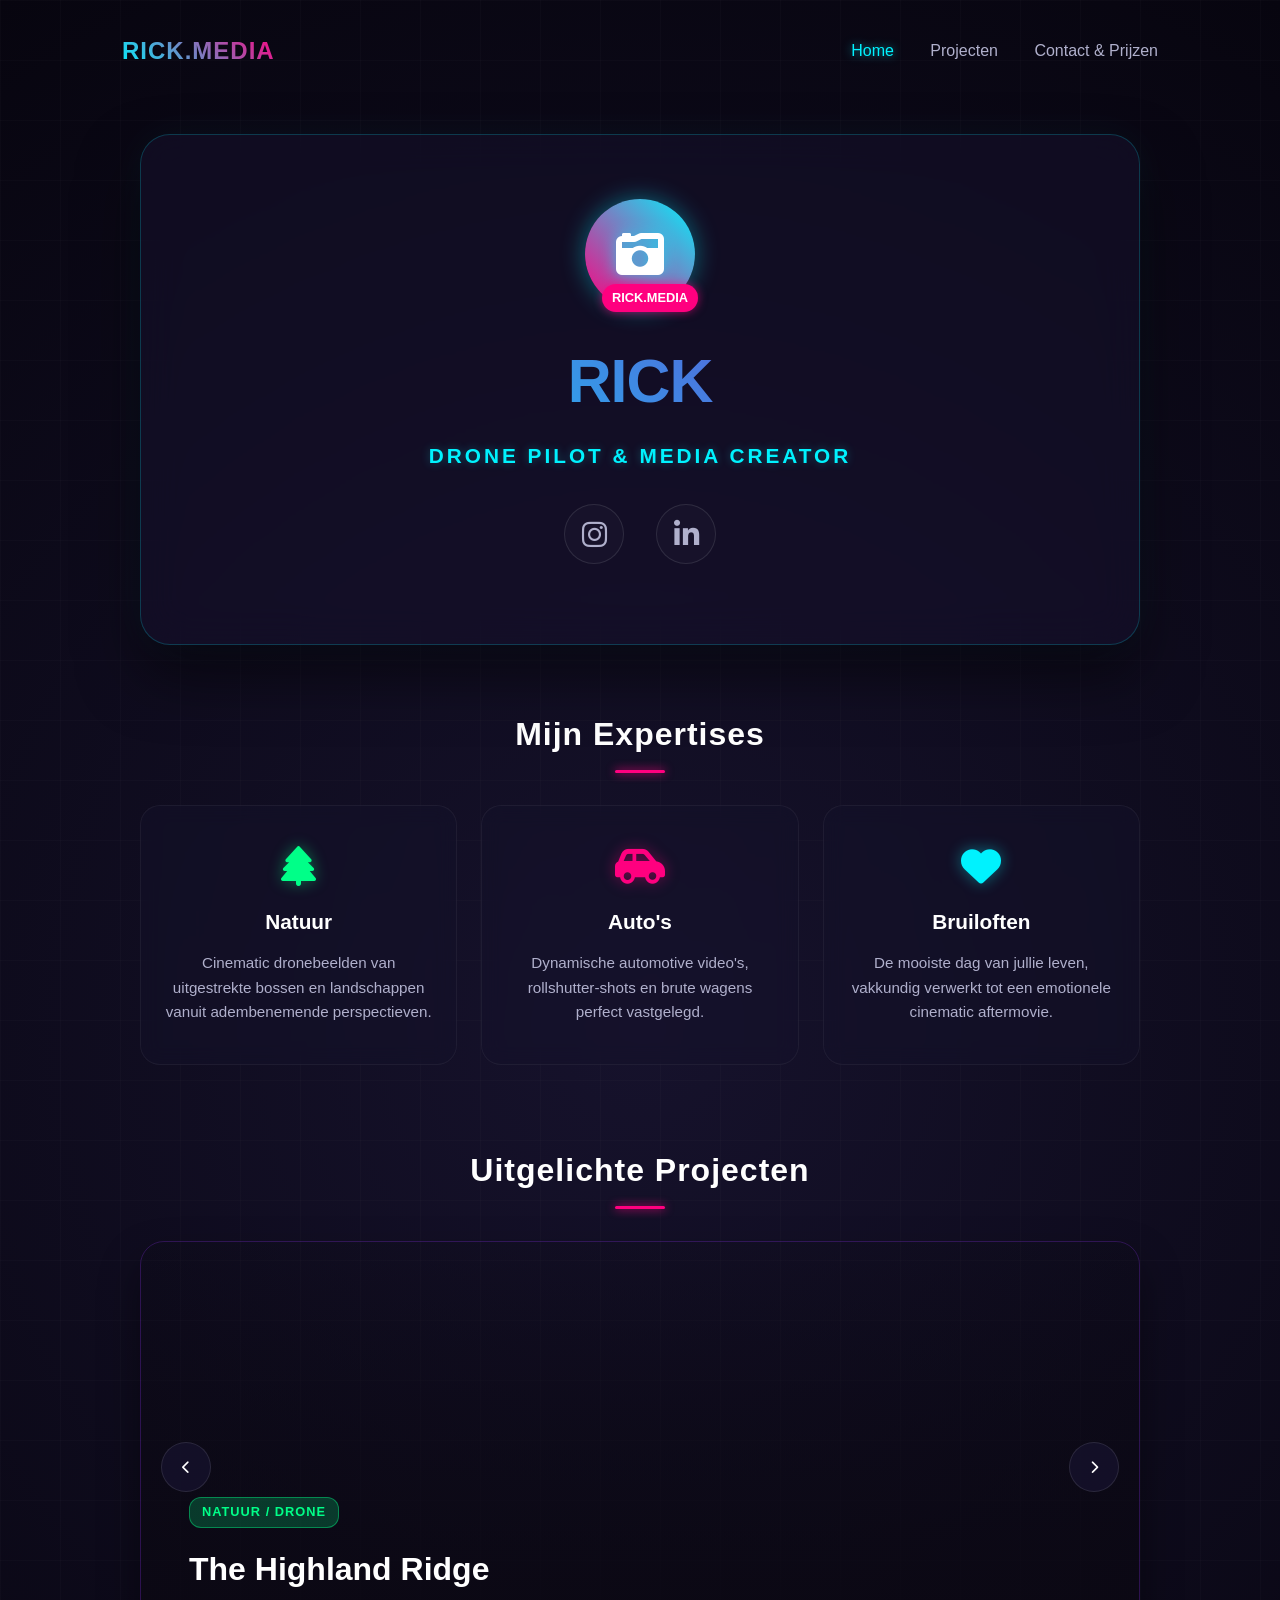
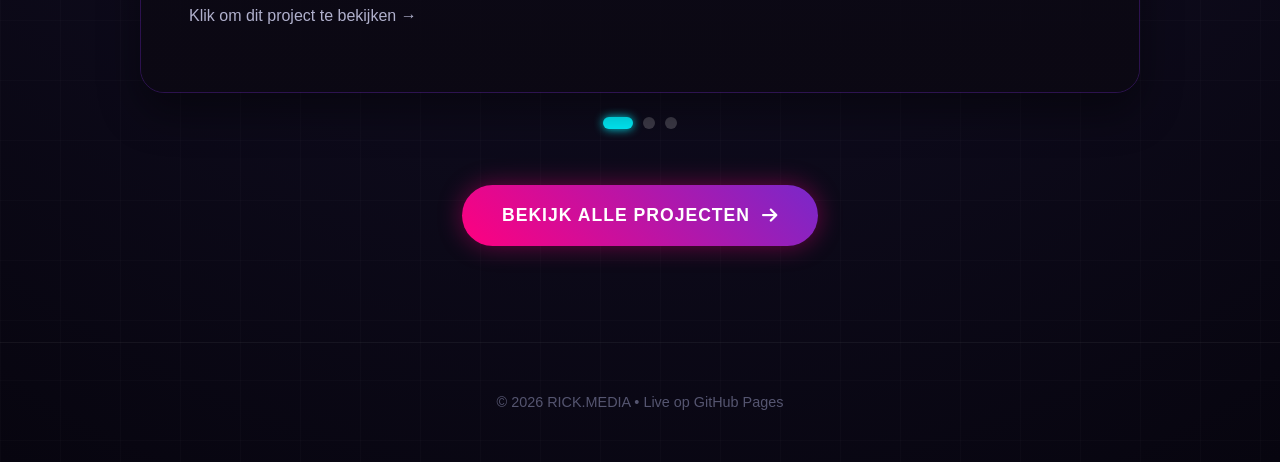
<file: index.html>
<!DOCTYPE html>
<html lang="nl">
<head>
    <meta charset="UTF-8">
    <meta name="viewport" content="width=device-width, initial-scale=1.0">
    <title>Rick | Drone & Media Creator</title>
    <link rel="stylesheet" href="https://cdnjs.cloudflare.com/ajax/libs/font-awesome/6.4.0/css/all.min.css">
    <link rel="stylesheet" href="style.css">
</head>
<body>

    <header>
        <div class="logo">RICK.MEDIA</div>
        <nav>
            <a href="index.html" class="active">Home</a>
            <a href="projects.html">Projecten</a>
            <a href="contact.html">Contact & Prijzen</a>
        </nav>
    </header>

    <div class="container">
        <section class="hero-section">
            <div class="profile-wrapper">
                <i class="fa-solid fa-camera-retro drone-static"></i>
                <div class="age-badge">RICK.MEDIA</div>
            </div>
            <h1>RICK</h1>
            <div class="subtitle">Drone Pilot & Media Creator</div>
            
            <div class="social-links">
                <a href="https://instagram.com" target="_blank" class="social-icon instagram" title="Instagram">
                    <i class="fa-brands fa-instagram"></i>
                </a>
                <a href="https://linkedin.com" target="_blank" class="social-icon linkedin" title="LinkedIn">
                    <i class="fa-brands fa-linkedin-in"></i>
                </a>
            </div>
        </section>

        <h2 class="section-title">Mijn Expertises</h2>
        <section class="skills-grid">
            <div class="skill-card nature">
                <i class="fa-solid fa-tree"></i>
                <h3>Natuur</h3>
                <p>Cinematic dronebeelden van uitgestrekte bossen en landschappen vanuit adembenemende perspectieven.</p>
            </div>
            <div class="skill-card cars">
                <i class="fa-solid fa-car-side"></i>
                <h3>Auto's</h3>
                <p>Dynamische automotive video's, rollshutter-shots en brute wagens perfect vastgelegd.</p>
            </div>
            <div class="skill-card weddings">
                <i class="fa-solid fa-heart"></i>
                <h3>Bruiloften</h3>
                <p>De mooiste dag van jullie leven, vakkundig verwerkt tot een emotionele cinematic aftermovie.</p>
            </div>
        </section>

        <h2 class="section-title">Uitgelichte Projecten</h2>
        <div style="text-align: center; margin-top: 2rem;">
            <div class="carousel-container">
                <button class="carousel-btn btn-prev" onclick="moveSlide(-1)"><i class="fa-solid fa-chevron-left"></i></button>
                <button class="carousel-btn btn-next" onclick="moveSlide(1)"><i class="fa-solid fa-chevron-right"></i></button>
                
                <div class="carousel-track" id="track">
                    <div class="carousel-slide slide-1" onclick="window.location.href='project-porsche.html'" style="cursor:pointer;">
                        <div class="slide-content">
                            <span class="slide-tag tag-nature">Natuur / Drone</span>
                            <h3>The Highland Ridge</h3>
                            <p>Klik om dit project te bekijken &rarr;</p>
                        </div>
                    </div>
                    <div class="carousel-slide slide-2" onclick="window.location.href='project-porsche.html'" style="cursor:pointer;">
                        <div class="slide-content">
                            <span class="slide-tag tag-cars">Automotive</span>
                            <h3>Neon Midnight Drift</h3>
                            <p>Klik om dit project te bekijken &rarr;</p>
                        </div>
                    </div>
                    <div class="carousel-slide slide-3" onclick="window.location.href='project-porsche.html'" style="cursor:pointer;">
                        <div class="slide-content">
                            <span class="slide-tag tag-weddings">Bruiloft</span>
                            <h3>Zomer op het Landgoed</h3>
                            <p>Klik om dit project te bekijken &rarr;</p>
                        </div>
                    </div>
                </div>
            </div>

            <div class="carousel-nav">
                <div class="carousel-indicator active" onclick="setSlide(0)"></div>
                <div class="carousel-indicator" onclick="setSlide(1)"></div>
                <div class="carousel-indicator" onclick="setSlide(2)"></div>
            </div>

            <div style="margin-top: 3.5rem;">
                <a href="projects.html" class="view-all-btn">Bekijk Alle Projecten <i class="fa-solid fa-arrow-right"></i></a>
            </div>
        </div>
    </div>

    <footer>
        <p>&copy; 2026 RICK.MEDIA &bull; Live op GitHub Pages</p>
    </footer>

    <script>
        let currentIndex = 0;
        const slides = document.querySelectorAll('.carousel-slide');
        const track = document.getElementById('track');
        const indicators = document.querySelectorAll('.carousel-indicator');

        function updateCarousel() {
            track.style.transform = `translateX(-${currentIndex * 100}%)`;
            indicators.forEach((ind, idx) => {
                if(idx === currentIndex) ind.classList.add('active');
                else ind.classList.remove('active');
            });
        }

        function moveSlide(direction) {
            currentIndex += direction;
            if (currentIndex < 0) currentIndex = slides.length - 1;
            if (currentIndex >= slides.length) currentIndex = 0;
            updateCarousel();
        }

        function setSlide(index) {
            currentIndex = index;
            updateCarousel();
        }
        setInterval(() => { moveSlide(1); }, 6000);
    </script>
</body>
</html>
</file>
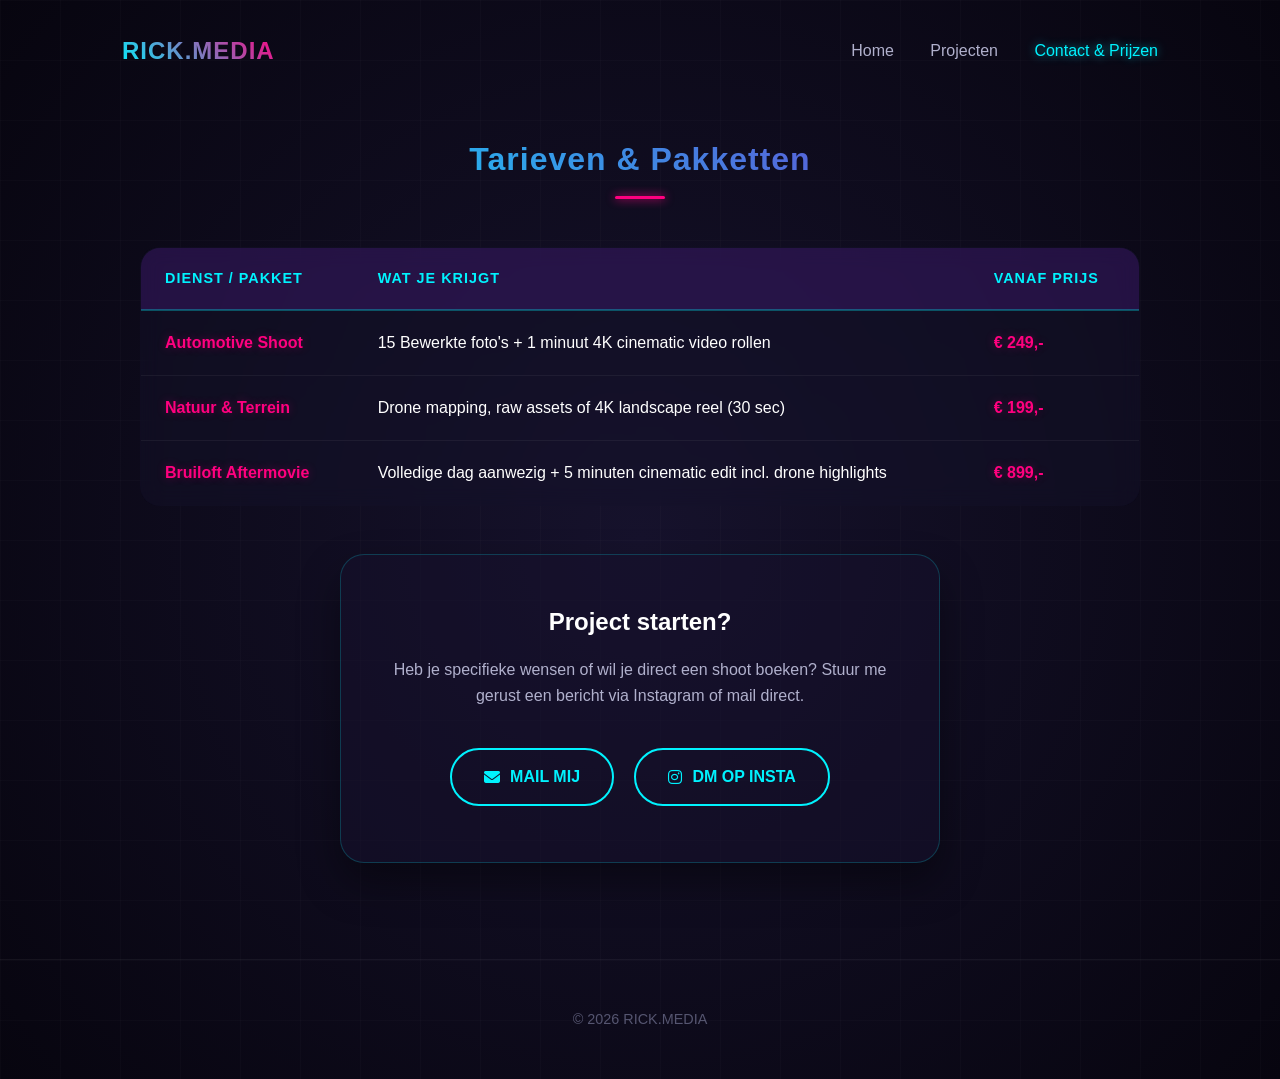
<file: contact.html>
<!DOCTYPE html>
<html lang="nl">
<head>
    <meta charset="UTF-8">
    <meta name="viewport" content="width=device-width, initial-scale=1.0">
    <title>Contact & Prijzen | Rick Media</title>
    <link rel="stylesheet" href="https://cdnjs.cloudflare.com/ajax/libs/font-awesome/6.4.0/css/all.min.css">
    <link rel="stylesheet" href="style.css">
</head>
<body>

    <header>
        <div class="logo">RICK.MEDIA</div>
        <nav>
            <a href="index.html">Home</a>
            <a href="projects.html">Projecten</a>
            <a href="contact.html" class="active">Contact & Prijzen</a>
        </nav>
    </header>

    <div class="container">
        <h1 class="section-title">Tarieven & Pakketten</h1>
        
        <table class="pricing-table">
            <thead>
                <tr>
                    <th>Dienst / Pakket</th>
                    <th>Wat je krijgt</th>
                    <th>Vanaf Prijs</th>
                </tr>
            </thead>
            <tbody>
                <tr>
                    <td><strong>Automotive Shoot</strong></td>
                    <td>15 Bewerkte foto's + 1 minuut 4K cinematic video rollen</td>
                    <td><strong>€ 249,-</strong></td>
                </tr>
                <tr>
                    <td><strong>Natuur & Terrein</strong></td>
                    <td>Drone mapping, raw assets of 4K landscape reel (30 sec)</td>
                    <td><strong>€ 199,-</strong></td>
                </tr>
                <tr>
                    <td><strong>Bruiloft Aftermovie</strong></td>
                    <td>Volledige dag aanwezig + 5 minuten cinematic edit incl. drone highlights</td>
                    <td><strong>€ 899,-</strong></td>
                </tr>
            </tbody>
        </table>

        <div class="contact-box">
            <h2 style="margin-bottom: 1rem;">Project starten?</h2>
            <p style="color: #b0b0cc; margin-bottom: 2rem;">Heb je specifieke wensen of wil je direct een shoot boeken? Stuur me gerust een bericht via Instagram of mail direct.</p>
            
            <a href="mailto:jouwemail@gmail.com" class="contact-btn"><i class="fa-solid fa-envelope"></i> Mail mij</a>
            <a href="https://instagram.com" target="_blank" class="contact-btn"><i class="fa-brands fa-instagram"></i> DM op Insta</a>
        </div>
    </div>

    <footer>
        <p>&copy; 2026 RICK.MEDIA</p>
    </footer>

</body>
</html>
</file>
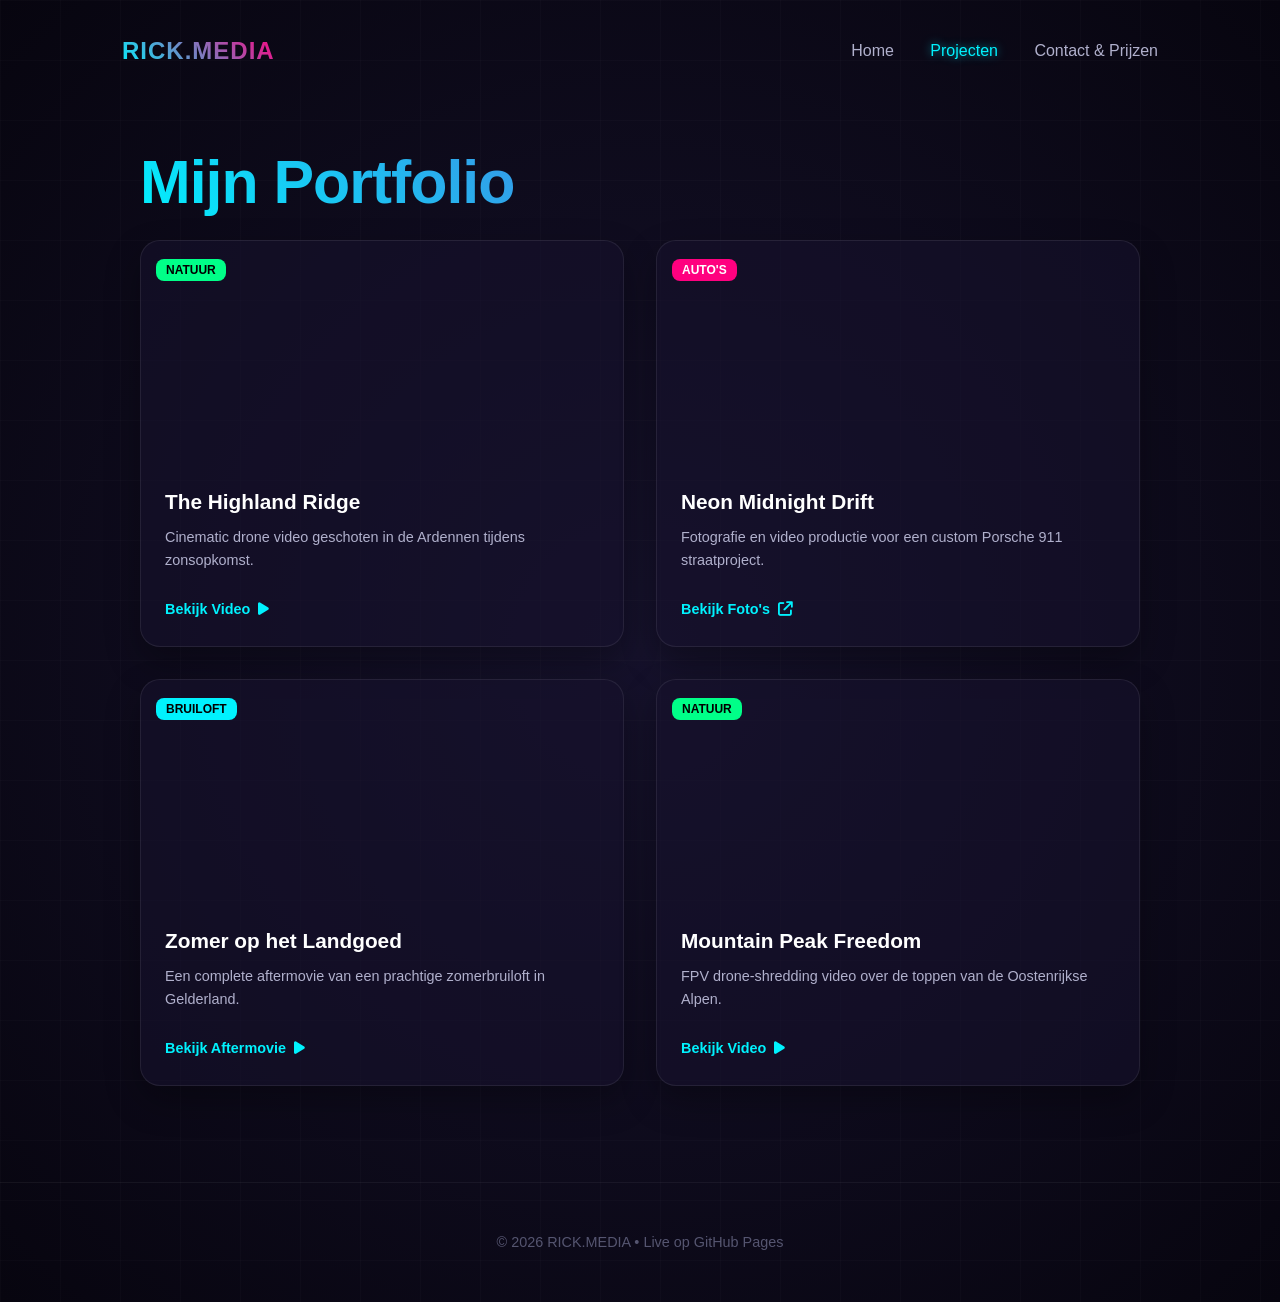
<file: projects.html>
<!DOCTYPE html>
<html lang="nl">
<head>
    <meta charset="UTF-8">
    <meta name="viewport" content="width=device-width, initial-scale=1.0">
    <title>Projecten | Rick Media</title>
    <link rel="stylesheet" href="https://cdnjs.cloudflare.com/ajax/libs/font-awesome/6.4.0/css/all.min.css">
    <link rel="stylesheet" href="style.css">
</head>
    <script>
    // Laad de navigatie in
    fetch('nav.html')
        .then(response => response.text())
        .then(data => {
            document.getElementById('main-header').innerHTML = data;
            // Maak de huidige pagina actief
            document.getElementById('nav-projects').classList.add('active');
        });

    // Laad de footer in
    fetch('footer.html')
        .then(response => response.text())
        .then(data => {
            document.getElementById('main-footer').innerHTML = data;
        });
</script>
<body>

    <header id="main-header"></header>

    <div class="container">
        <h1>Mijn Portfolio</h1>

        <div class="projects-grid">
            <div class="project-card">
                <div class="project-thumb p-1">
                    <div class="project-tags"><span class="p-tag n-tag">Natuur</span></div>
                </div>
                <div class="project-info">
                    <h3>The Highland Ridge</h3>
                    <p>Cinematic drone video geschoten in de Ardennen tijdens zonsopkomst.</p>
                    <a href="#" class="project-link">Bekijk Video <i class="fa-solid fa-play"></i></a>
                </div>
            </div>

            <div class="project-card">
                <div class="project-thumb p-2">
                    <div class="project-tags"><span class="p-tag c-tag">Auto's</span></div>
                </div>
                <div class="project-info">
                    <h3>Neon Midnight Drift</h3>
                    <p>Fotografie en video productie voor een custom Porsche 911 straatproject.</p>
                    <a href="#" class="project-link">Bekijk Foto's <i class="fa-solid fa-arrow-up-right-from-square"></i></a>
                </div>
            </div>

            <div class="project-card">
                <div class="project-thumb p-3">
                    <div class="project-tags"><span class="p-tag w-tag">Bruiloft</span></div>
                </div>
                <div class="project-info">
                    <h3>Zomer op het Landgoed</h3>
                    <p>Een complete aftermovie van een prachtige zomerbruiloft in Gelderland.</p>
                    <a href="#" class="project-link">Bekijk Aftermovie <i class="fa-solid fa-play"></i></a>
                </div>
            </div>

            <div class="project-card">
                <div class="project-thumb p-4">
                    <div class="project-tags"><span class="p-tag n-tag">Natuur</span></div>
                </div>
                <div class="project-info">
                    <h3>Mountain Peak Freedom</h3>
                    <p>FPV drone-shredding video over de toppen van de Oostenrijkse Alpen.</p>
                    <a href="#" class="project-link">Bekijk Video <i class="fa-solid fa-play"></i></a>
                </div>
            </div>
        </div>
    </div>

    <footer id="main-footer"></footer>

</body>
</html>
</file>
<file: style.css>
/* Reset & Basis Stijlen */
* {
    margin: 0;
    padding: 0;
    box-sizing: border-box;
    font-family: 'Segoe UI', Roboto, sans-serif;
    scroll-behavior: smooth;
}

body {
    background: radial-gradient(circle at center, #16122c 0%, #07050f 100%);
    color: #ffffff;
    min-height: 100vh;
    line-height: 1.6;
    position: relative;
    overflow-x: hidden;
}

/* Achtergrond grid */
body::before {
    content: '';
    position: absolute;
    top: 0; left: 0; width: 100%; height: 100%;
    background-image: linear-gradient(rgba(255, 255, 255, 0.015) 1px, transparent 1px),
                      linear-gradient(90deg, rgba(255, 255, 255, 0.015) 1px, transparent 1px);
    background-size: 60px 60px;
    z-index: 1;
    pointer-events: none;
}

/* Navigatiebalk */
header {
    width: 100%;
    max-width: 1100px;
    margin: 0 auto;
    padding: 2rem;
    display: flex;
    justify-content: space-between;
    align-items: center;
    position: relative;
    z-index: 10;
}

.logo {
    font-size: 1.5rem;
    font-weight: 800;
    letter-spacing: 1px;
    background: linear-gradient(45deg, #00f2fe, #ff007f);
    -webkit-background-clip: text;
    -webkit-text-fill-color: transparent;
}

nav a {
    color: #b0b0cc;
    text-decoration: none;
    margin-left: 2rem;
    font-weight: 500;
    transition: all 0.3s ease;
}

nav a:hover, nav a.active {
    color: #00f2fe;
    text-shadow: 0 0 10px rgba(0, 242, 254, 0.6);
}

.container {
    max-width: 1000px;
    width: 90%;
    margin: 2rem auto 6rem auto;
    position: relative;
    z-index: 2;
}

/* Hero Section */
.hero-section {
    background: rgba(22, 18, 44, 0.55);
    backdrop-filter: blur(20px);
    -webkit-backdrop-filter: blur(20px);
    border: 1px solid rgba(0, 242, 254, 0.2);
    border-radius: 30px;
    padding: 4rem 3rem;
    text-align: center;
    box-shadow: 0 30px 60px rgba(0, 0, 0, 0.5), 0 0 40px rgba(0, 242, 254, 0.05);
    margin-bottom: 4rem;
}

/* Custom Drone Icoon Styling */
.profile-wrapper {
    width: 110px;
    height: 110px;
    margin: 0 auto 1.5rem;
    background: linear-gradient(45deg, #ff007f, #00f2fe);
    border-radius: 50%;
    display: flex;
    justify-content: center;
    align-items: center;
    box-shadow: 0 0 25px rgba(0, 242, 254, 0.4);
    position: relative;
}

.drone-icon {
    position: relative;
    width: 50px;
    height: 50px;
    display: flex;
    justify-content: center;
    align-items: center;
    color: #fff;
}

.drone-body {
    font-size: 1.8rem;
    z-index: 2;
}

.drone-prop {
    position: absolute;
    font-size: 1rem;
    animation: spin 0.8s linear infinite;
    opacity: 0.8;
}

.prop-tl { top: -2px; left: -2px; }
.prop-tr { top: -2px; right: -2px; }
.prop-bl { bottom: -2px; left: -2px; }
.prop-br { bottom: -2px; right: -2px; }

@keyframes spin {
    100% { transform: rotate(360deg); }
}

.age-badge {
    position: absolute;
    bottom: -3px;
    right: -3px;
    background: #ff007f;
    padding: 4px 10px;
    border-radius: 20px;
    font-size: 0.8rem;
    font-weight: 700;
    box-shadow: 0 0 10px rgba(255, 0, 127, 0.6);
    z-index: 5;
}

h1 {
    font-size: 3.8rem;
    font-weight: 900;
    margin-bottom: 0.5rem;
    letter-spacing: -1px;
    background: linear-gradient(45deg, #00f2fe, #7928ca, #ff007f);
    background-size: 200% auto;
    -webkit-background-clip: text;
    -webkit-text-fill-color: transparent;
    animation: shine 6s linear infinite;
}

.subtitle {
    font-size: 1.3rem;
    color: #00f2fe;
    font-weight: 600;
    text-transform: uppercase;
    letter-spacing: 3px;
    margin-bottom: 2rem;
    text-shadow: 0 0 10px rgba(0, 242, 254, 0.3);
}

/* Socials */
.social-links {
    display: flex;
    justify-content: center;
    gap: 2rem;
    margin-bottom: 1rem;
}

.social-icon {
    font-size: 1.8rem;
    color: #b0b0cc;
    text-decoration: none;
    transition: all 0.3s ease;
    width: 60px;
    height: 60px;
    border: 1px solid rgba(255, 255, 255, 0.1);
    border-radius: 50%;
    display: flex;
    justify-content: center;
    align-items: center;
    background: rgba(255, 255, 255, 0.02);
}

.social-icon:hover {
    color: #ffffff;
    transform: translateY(-5px);
}

.social-icon.instagram:hover { 
    border-color: #ff007f; 
    box-shadow: 0 0 20px rgba(255, 0, 127, 0.6); 
    color: #ff007f; 
}

.social-icon.linkedin:hover { 
    border-color: #0077b5; 
    box-shadow: 0 0 20px rgba(0, 119, 181, 0.6); 
    color: #0077b5; 
}

.section-title {
    font-size: 2rem;
    margin-bottom: 2rem;
    text-align: center;
    font-weight: 800;
    letter-spacing: 1px;
}

.section-title::after {
    content: '';
    display: block;
    width: 50px;
    height: 3px;
    background: #ff007f;
    margin: 10px auto 0 auto;
    box-shadow: 0 0 10px #ff007f;
    border-radius: 2px;
}

/* Grid */
.skills-grid {
    display: grid;
    grid-template-columns: repeat(3, 1fr);
    gap: 1.5rem;
    margin-bottom: 5rem;
}

.skill-card {
    background: rgba(22, 18, 44, 0.45);
    border: 1px solid rgba(255, 255, 255, 0.05);
    backdrop-filter: blur(10px);
    border-radius: 20px;
    padding: 2.5rem 1.5rem;
    text-align: center;
    transition: all 0.4s cubic-bezier(0.175, 0.885, 0.32, 1.275);
}

.skill-card:hover {
    transform: translateY(-10px);
    background: rgba(22, 18, 44, 0.8);
}

.skill-card i {
    font-size: 2.5rem;
    margin-bottom: 1.2rem;
    display: block;
}

.skill-card.nature:hover { border-color: #00ff88; box-shadow: 0 0 25px rgba(0, 255, 136, 0.25); }
.skill-card.cars:hover { border-color: #ff007f; box-shadow: 0 0 25px rgba(255, 0, 127, 0.25); }
.skill-card.weddings:hover { border-color: #00f2fe; box-shadow: 0 0 25px rgba(0, 242, 254, 0.25); }

.skill-card.nature i { color: #00ff88; text-shadow: 0 0 15px rgba(0, 255, 136, 0.4); }
.skill-card.cars i { color: #ff007f; text-shadow: 0 0 15px rgba(255, 0, 127, 0.4); }
.skill-card.weddings i { color: #00f2fe; text-shadow: 0 0 15px rgba(0, 242, 254, 0.4); }

.skill-card h3 {
    font-size: 1.3rem;
    margin-bottom: 0.8rem;
    font-weight: 700;
}

.skill-card p {
    color: #b0b0cc;
    font-size: 0.95rem;
}

/* Carousel */
.carousel-container {
    position: relative;
    width: 100%;
    overflow: hidden;
    border-radius: 24px;
    border: 1px solid rgba(121, 40, 202, 0.3);
    box-shadow: 0 20px 40px rgba(0,0,0,0.4);
    margin-bottom: 1.5rem;
}

.carousel-track {
    display: flex;
    transition: transform 0.5s cubic-bezier(0.25, 0.46, 0.45, 0.94);
    width: 100%;
}

.carousel-slide {
    min-width: 100%;
    position: relative;
    background: #110d26;
    display: flex;
    flex-direction: column;
    justify-content: flex-end;
    min-height: 450px;
    padding: 4rem 3rem;
}

.slide-1 { background: linear-gradient(180deg, rgba(0,0,0,0.1) 0%, rgba(11, 8, 19, 0.95) 90%), url('https://images.unsplash.com/photo-1508614589041-895b88991e3e?auto=format&fit=crop&w=1200&q=80') center/cover; }
.slide-2 { background: linear-gradient(180deg, rgba(0,0,0,0.1) 0%, rgba(11, 8, 19, 0.95) 90%), url('https://images.unsplash.com/photo-1617814076367-b759c7d7e738?auto=format&fit=crop&w=1200&q=80') center/cover; }
.slide-3 { background: linear-gradient(180deg, rgba(0,0,0,0.1) 0%, rgba(11, 8, 19, 0.95) 90%), url('https://images.unsplash.com/photo-1519741497674-611481863552?auto=format&fit=crop&w=1200&q=80') center/cover; }

.slide-content {
    position: relative;
    z-index: 5;
    max-width: 600px;
    text-align: left;
}

.slide-tag {
    display: inline-block;
    padding: 4px 12px;
    border-radius: 12px;
    font-size: 0.8rem;
    font-weight: 700;
    text-transform: uppercase;
    margin-bottom: 1rem;
    letter-spacing: 1px;
}
.tag-nature { background: rgba(0, 255, 136, 0.2); color: #00ff88; border: 1px solid rgba(0, 255, 136, 0.4); }
.tag-cars { background: rgba(255, 0, 127, 0.2); color: #ff007f; border: 1px solid rgba(255, 0, 127, 0.4); }
.tag-weddings { background: rgba(0, 242, 254, 0.2); color: #00f2fe; border: 1px solid rgba(0, 242, 254, 0.4); }

.slide-content h3 {
    font-size: 2rem;
    margin-bottom: 0.5rem;
    font-weight: 800;
}

.slide-content p { color: #b0b0cc; }

.carousel-btn {
    position: absolute;
    top: 50%;
    transform: translateY(-50%);
    background: rgba(22, 18, 44, 0.8);
    border: 1px solid rgba(255,255,255,0.1);
    color: white;
    width: 50px;
    height: 50px;
    border-radius: 50%;
    display: flex;
    justify-content: center;
    align-items: center;
    cursor: pointer;
    z-index: 10;
    transition: all 0.3s ease;
}

.carousel-btn:hover {
    background: #7928ca;
    border-color: #00f2fe;
    box-shadow: 0 0 15px rgba(0, 242, 254, 0.6);
}

.btn-prev { left: 20px; }
.btn-next { right: 20px; }

.carousel-nav {
    display: flex;
    justify-content: center;
    gap: 10px;
    margin-top: 1.5rem;
    margin-bottom: 3rem;
}

.carousel-indicator {
    width: 12px;
    height: 12px;
    border-radius: 50%;
    background: rgba(255, 255, 255, 0.2);
    cursor: pointer;
    transition: all 0.3s ease;
}

.carousel-indicator.active {
    background: #00f2fe;
    box-shadow: 0 0 10px #00f2fe;
    width: 30px;
    border-radius: 6px;
}

.view-all-btn {
    display: inline-flex;
    align-items: center;
    gap: 12px;
    padding: 16px 40px;
    font-size: 1.1rem;
    font-weight: 700;
    color: #fff;
    text-decoration: none;
    background: linear-gradient(45deg, #ff007f, #7928ca);
    border-radius: 50px;
    box-shadow: 0 0 25px rgba(255, 0, 127, 0.4);
    text-transform: uppercase;
    letter-spacing: 1px;
    transition: all 0.3s ease;
}

.view-all-btn:hover {
    transform: translateY(-3px);
    box-shadow: 0 0 35px rgba(255, 0, 127, 0.7), 0 0 15px rgba(0, 242, 254, 0.4);
    background: linear-gradient(45deg, #00f2fe, #7928ca);
}

/* Portfolio grid specifiek voor projects.html */
.projects-grid {
    display: grid;
    grid-template-columns: repeat(auto-fill, minmax(320px, 1fr));
    gap: 2rem;
}

.project-card {
    background: rgba(22, 18, 44, 0.6);
    border: 1px solid rgba(255, 255, 255, 0.08);
    border-radius: 20px;
    overflow: hidden;
    transition: all 0.3s ease;
    box-shadow: 0 15px 35px rgba(0,0,0,0.3);
}

.project-card:hover {
    transform: translateY(-8px);
    border-color: #7928ca;
    box-shadow: 0 15px 30px rgba(121, 40, 202, 0.2);
}

.project-thumb {
    height: 220px;
    width: 100%;
    position: relative;
}

.p-1 { background: url('https://images.unsplash.com/photo-1508614589041-895b88991e3e?auto=format&fit=crop&w=500&q=80') center/cover; }
.p-2 { background: url('https://images.unsplash.com/photo-1617814076367-b759c7d7e738?auto=format&fit=crop&w=500&q=80') center/cover; }
.p-3 { background: url('https://images.unsplash.com/photo-1519741497674-611481863552?auto=format&fit=crop&w=500&q=80') center/cover; }
.p-4 { background: url('https://images.unsplash.com/photo-1464822759023-fed622ff2c3b?auto=format&fit=crop&w=500&q=80') center/cover; }

.project-tags { position: absolute; top: 15px; left: 15px; }

.p-tag {
    padding: 4px 10px;
    font-size: 0.75rem;
    font-weight: 700;
    border-radius: 8px;
    text-transform: uppercase;
}
.n-tag { background: #00ff88; color: #000; }
.c-tag { background: #ff007f; color: #fff; }
.w-tag { background: #00f2fe; color: #000; }

.project-info { padding: 1.5rem; }
.project-info h3 { font-size: 1.3rem; margin-bottom: 0.5rem; font-weight: 700; }
.project-info p { color: #b0b0cc; font-size: 0.9rem; margin-bottom: 1.5rem; }

.project-link {
    color: #00f2fe;
    text-decoration: none;
    font-size: 0.9rem;
    font-weight: 600;
    display: inline-flex;
    align-items: center;
    gap: 8px;
    transition: all 0.2s;
}

.project-link:hover {
    color: #ff007f;
    text-shadow: 0 0 10px rgba(255,0,127,0.4);
}

footer {
    text-align: center;
    padding: 3rem;
    color: #555570;
    font-size: 0.9rem;
    border-top: 1px solid rgba(255, 255, 255, 0.05);
    margin-top: 6rem;
}

@keyframes shine { to { background-position: 200% center; } }

@media (max-width: 768px) {
    .skills-grid { grid-template-columns: 1fr; }
    h1 { font-size: 2.8rem; }
    .carousel-slide { padding: 2rem 1.5rem; min-height: 380px; }
    .slide-content h3 { font-size: 1.5rem; }
}

/* Update voor het nieuwe minimalistische drone/camera icoon */
.profile-wrapper i.drone-static {
    font-size: 3rem;
    color: #fff;
    text-shadow: 0 0 15px rgba(0, 242, 254, 0.6);
}

/* Prijzen & Contact Specifieke Styling */
.pricing-table {
    width: 100%;
    border-collapse: collapse;
    margin: 3rem 0;
    background: rgba(22, 18, 44, 0.45);
    backdrop-filter: blur(10px);
    border-radius: 20px;
    overflow: hidden;
    border: 1px solid rgba(255, 255, 255, 0.05);
}

.pricing-table th, .pricing-table td {
    padding: 1.2rem 1.5rem;
    text-align: left;
}

.pricing-table th {
    background: rgba(121, 40, 202, 0.2);
    color: #00f2fe;
    font-weight: 700;
    text-transform: uppercase;
    font-size: 0.9rem;
    letter-spacing: 1px;
    border-bottom: 2px solid rgba(0, 242, 254, 0.3);
}

.pricing-table tr {
    border-bottom: 1px solid rgba(255, 255, 255, 0.05);
    transition: background 0.3s;
}

.pricing-table tr:hover {
    background: rgba(255, 255, 255, 0.02);
}

.pricing-table td strong {
    color: #ff007f;
    text-shadow: 0 0 10px rgba(255, 0, 127, 0.3);
}

.contact-box {
    background: rgba(22, 18, 44, 0.55);
    border: 1px solid rgba(0, 242, 254, 0.2);
    border-radius: 24px;
    padding: 3rem;
    text-align: center;
    max-width: 600px;
    margin: 0 auto;
    box-shadow: 0 20px 40px rgba(0,0,0,0.4);
}

.contact-btn {
    display: inline-flex;
    align-items: center;
    gap: 10px;
    padding: 14px 32px;
    background: transparent;
    border: 2px solid #00f2fe;
    color: #00f2fe;
    border-radius: 50px;
    text-decoration: none;
    font-weight: 700;
    text-transform: uppercase;
    transition: all 0.3s;
    margin: 0.5rem;
}

.contact-btn:hover {
    background: #00f2fe;
    color: #07050f;
    box-shadow: 0 0 20px rgba(0, 242, 254, 0.6);
}
</file>
